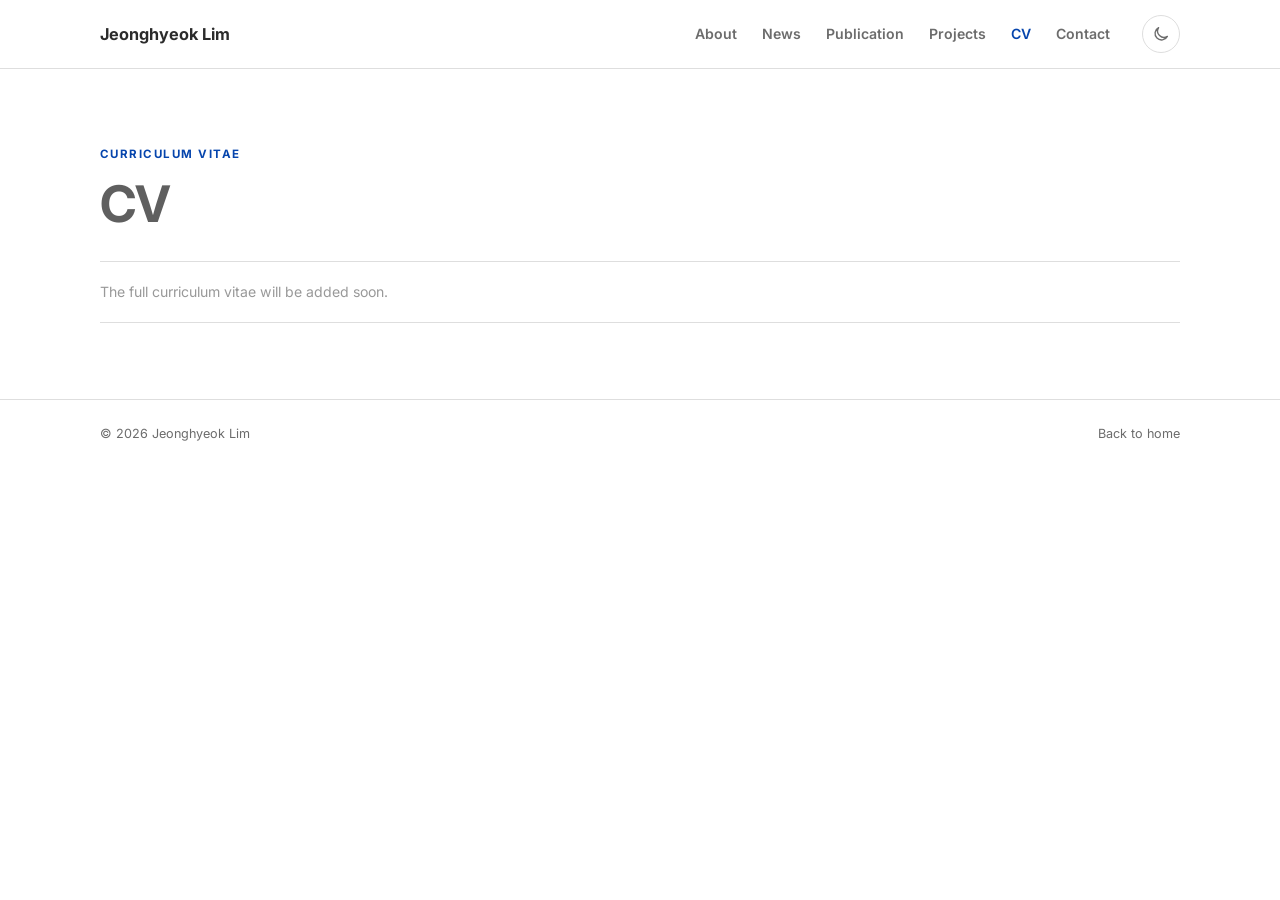
<file: cv.html>
<!DOCTYPE html>
<html lang="en">
<head>
  <meta charset="UTF-8" />
  <meta name="viewport" content="width=device-width, initial-scale=1.0" />
  <meta name="description" content="Curriculum Vitae of Jeonghyeok Lim" />
  <title>CV | Jeonghyeok Lim</title>
  <script>
    document.documentElement.dataset.theme = localStorage.getItem('theme') ||
      (window.matchMedia('(prefers-color-scheme: dark)').matches ? 'dark' : 'light');
  </script>
  <link rel="preconnect" href="https://fonts.googleapis.com" />
  <link rel="preconnect" href="https://fonts.gstatic.com" crossorigin />
  <link href="https://fonts.googleapis.com/css2?family=Inter:wght@400;500;600;700&family=Source+Serif+4:wght@600;700&display=swap" rel="stylesheet" />
  <link rel="stylesheet" href="assets/styles.css" />
  <link rel="stylesheet" href="assets/theme.css" />
  <script defer src="assets/script.js"></script>
</head>
<body>
  <header class="site-header">
    <div class="header-inner">
      <a class="site-name" href="index.html">Jeonghyeok Lim</a>
      <button class="menu-toggle" aria-label="Toggle navigation" aria-expanded="false">Menu</button>
      <nav class="site-nav" aria-label="Primary navigation">
        <a href="index.html#about">About</a>
        <a href="index.html#news">News</a>
        <a href="index.html#publications">Publication</a>
        <a href="index.html#projects">Projects</a>
        <a class="active" href="cv.html" data-cv-link="true">CV</a>
        <a href="index.html#contact">Contact</a>
      </nav>
      <button class="theme-toggle" type="button" aria-label="Switch to dark mode" title="Toggle light and dark mode">
        <svg class="moon-icon" viewBox="0 0 24 24" aria-hidden="true">
          <path d="M20.5 15.2A8.5 8.5 0 0 1 8.8 3.5 8.7 8.7 0 1 0 20.5 15.2Z" />
        </svg>
        <svg class="sun-icon" viewBox="0 0 24 24" aria-hidden="true">
          <circle cx="12" cy="12" r="4" />
          <path d="M12 2v2M12 20v2M4.9 4.9l1.4 1.4M17.7 17.7l1.4 1.4M2 12h2M20 12h2M4.9 19.1l1.4-1.4M17.7 6.3l1.4-1.4" />
        </svg>
      </button>
    </div>
  </header>

  <main>
    <section id="cv" class="section container">
      <div class="section-title compact-title">
        <p class="label">CURRICULUM VITAE</p>
        <h2>CV</h2>
      </div>
      <div class="empty-state">
        The full curriculum vitae will be added soon.
      </div>
    </section>
  </main>

  <footer>
    <div class="container footer-inner">
      <span>© <span id="year"></span> Jeonghyeok Lim</span>
      <a href="index.html">Back to home</a>
    </div>
  </footer>
</body>
</html>
</file>
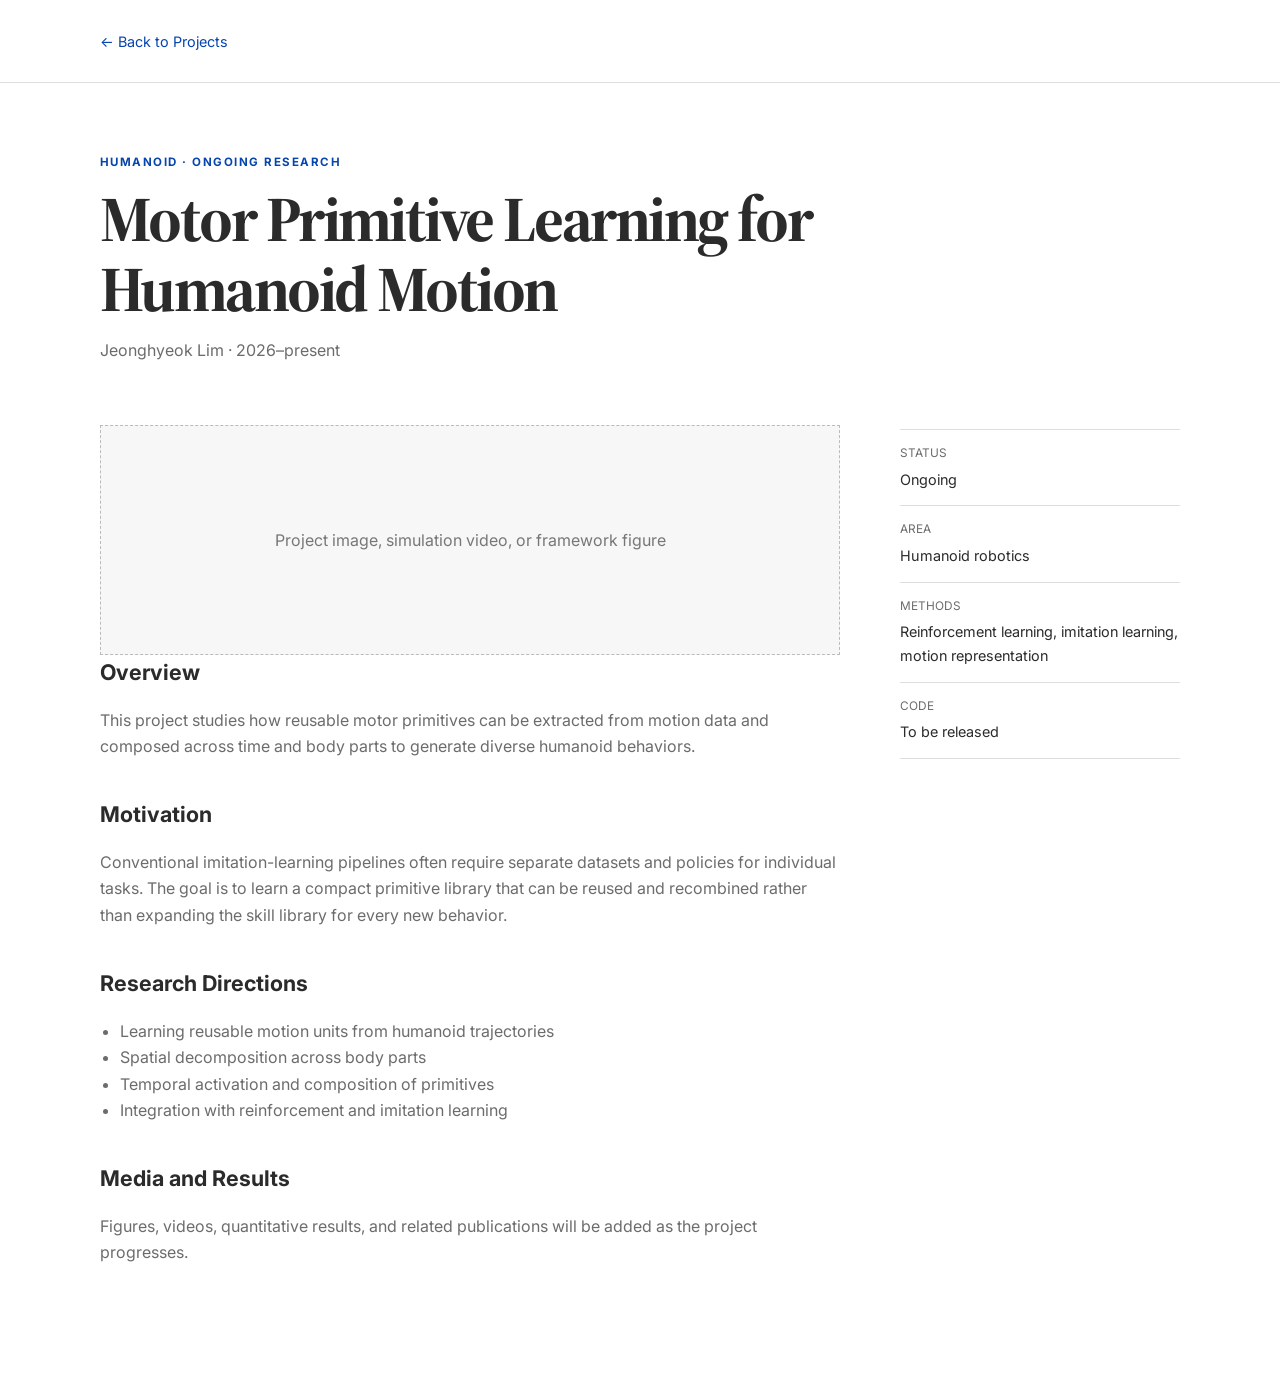
<file: projects/humanoid-motor-primitives.html>
<!DOCTYPE html>
<html lang="en">
<head>
  <meta charset="UTF-8" />
  <meta name="viewport" content="width=device-width, initial-scale=1.0" />
  <meta name="description" content="Motor Primitive Learning for Humanoid Motion — Jeonghyeok Lim" />
  <title>Motor Primitive Learning for Humanoid Motion | Jeonghyeok Lim</title>
  <link rel="preconnect" href="https://fonts.googleapis.com" />
  <link rel="preconnect" href="https://fonts.gstatic.com" crossorigin />
  <link href="https://fonts.googleapis.com/css2?family=Inter:wght@400;500;600;700&family=Source+Serif+4:wght@600;700&display=swap" rel="stylesheet" />
  <link rel="stylesheet" href="../assets/styles.css" />
</head>
<body class="detail-page">
  <header class="detail-header">
    <div class="container"><a href="../index.html#projects">← Back to Projects</a></div>
  </header>

  <main>
    <section class="detail-hero container">
      <p class="label">HUMANOID · ONGOING RESEARCH</p>
      <h1>Motor Primitive Learning for Humanoid Motion</h1>
      <p class="detail-meta">Jeonghyeok Lim · 2026–present</p>
    </section>

    <section class="detail-layout container">
      <div>
        <div class="detail-media">Project image, simulation video, or framework figure</div>

        <section class="detail-section">
          <h2>Overview</h2>
          <p>
            This project studies how reusable motor primitives can be extracted from motion data and
            composed across time and body parts to generate diverse humanoid behaviors.
          </p>
        </section>

        <section class="detail-section">
          <h2>Motivation</h2>
          <p>
            Conventional imitation-learning pipelines often require separate datasets and policies for
            individual tasks. The goal is to learn a compact primitive library that can be reused and
            recombined rather than expanding the skill library for every new behavior.
          </p>
        </section>

        <section class="detail-section">
          <h2>Research Directions</h2>
          <ul>
            <li>Learning reusable motion units from humanoid trajectories</li>
            <li>Spatial decomposition across body parts</li>
            <li>Temporal activation and composition of primitives</li>
            <li>Integration with reinforcement and imitation learning</li>
          </ul>
        </section>

        <section class="detail-section">
          <h2>Media and Results</h2>
          <p>Figures, videos, quantitative results, and related publications will be added as the project progresses.</p>
        </section>
      </div>

      <aside class="detail-aside">
        <dl>
          <div><dt>Status</dt><dd>Ongoing</dd></div>
          <div><dt>Area</dt><dd>Humanoid robotics</dd></div>
          <div><dt>Methods</dt><dd>Reinforcement learning, imitation learning, motion representation</dd></div>
          <div><dt>Code</dt><dd>To be released</dd></div>
        </dl>
      </aside>
    </section>
  </main>
</body>
</html>
</file>
<file: assets/styles.css>
:root {
  --bg: #ffffff;
  --surface: #f7f7f7;
  --text: #2b2b2b;
  --muted: #6c6c6c;
  --line: #dedede;
  --accent: #0645ad;
  --accent-dark: #083b8a;
  --soft-blue: #eef4fb;
  --max-width: 1080px;
}

* { box-sizing: border-box; }
html { scroll-behavior: smooth; }
body {
  margin: 0;
  color: var(--text);
  background: var(--bg);
  font-family: Inter, system-ui, -apple-system, BlinkMacSystemFont, "Segoe UI", sans-serif;
  font-size: 16px;
  line-height: 1.65;
}

a { color: inherit; text-decoration: none; }
a:hover { color: var(--accent); }
img { display: block; max-width: 100%; }
strong { font-weight: 700; }

.container {
  width: min(var(--max-width), calc(100% - 48px));
  margin-inline: auto;
}

.site-header {
  position: sticky;
  top: 0;
  z-index: 20;
  background: rgba(255,255,255,.97);
  border-bottom: 1px solid var(--line);
}

.header-inner {
  width: min(var(--max-width), calc(100% - 48px));
  min-height: 68px;
  margin-inline: auto;
  display: flex;
  align-items: center;
  gap: 32px;
}

.site-name {
  margin-right: auto;
  color: var(--text);
  font-size: 1.02rem;
  font-weight: 700;
}

.site-nav {
  display: flex;
  align-items: center;
  gap: 25px;
}

.site-nav a {
  color: var(--muted);
  font-size: .88rem;
  font-weight: 600;
}

.site-nav a:hover,
.site-nav a.active { color: var(--accent); }

.menu-toggle {
  display: none;
  padding: 7px 10px;
  color: var(--text);
  border: 1px solid var(--line);
  border-radius: 4px;
  background: #fff;
  font: inherit;
  font-size: .82rem;
}

.intro {
  display: grid;
  grid-template-columns: minmax(0,1fr) 250px;
  align-items: center;
  gap: 76px;
  min-height: 520px;
  padding-block: 76px;
}

.label {
  margin: 0 0 12px;
  color: var(--accent);
  font-size: .72rem;
  font-weight: 700;
  letter-spacing: .13em;
}

.intro h1 {
  margin: 0;
  font-family: "Source Serif 4", Georgia, serif;
  font-size: clamp(3rem, 7vw, 5rem);
  line-height: 1.04;
  letter-spacing: -.045em;
}

.position {
  margin: 10px 0 0;
  color: var(--accent);
  font-size: 1.08rem;
  font-weight: 600;
}

.summary {
  max-width: 690px;
  margin: 24px 0 0;
  color: var(--muted);
  font-size: 1.04rem;
}

.intro-links {
  display: flex;
  flex-wrap: wrap;
  gap: 10px;
  margin-top: 28px;
}

.button {
  display: inline-flex;
  align-items: center;
  justify-content: center;
  min-height: 41px;
  padding: 0 15px;
  border: 1px solid var(--line);
  border-radius: 4px;
  font-size: .86rem;
  font-weight: 600;
}

.button.primary {
  color: #fff;
  border-color: var(--accent);
  background: var(--accent);
}

.button.primary:hover {
  color: #fff;
  background: var(--accent-dark);
}

.button.secondary { background: #fff; }

.profile-image {
  width: 250px;
  height: 310px;
  object-fit: cover;
  object-position: center 28%;
  border: 1px solid var(--line);
  border-radius: 4px;
  background: #fff;
}

.section {
  padding-block: 76px;
  scroll-margin-top: 68px;
}

.section-muted {
  background: var(--surface);
  border-top: 1px solid var(--line);
  border-bottom: 1px solid var(--line);
}

.section-title { margin-bottom: 34px; }
.section-title h2 {
  margin: 0;
  color: #5f5f5f;
  font-family: Inter, sans-serif;
  font-size: clamp(2rem, 4vw, 3.15rem);
  line-height: 1.1;
  letter-spacing: -.035em;
}

.compact-title { margin-bottom: 30px; }

.two-column {
  display: grid;
  grid-template-columns: minmax(0,1.35fr) minmax(300px,.85fr);
  gap: 66px;
  align-items: start;
}

.prose p { margin: 0 0 18px; }

.profile-list {
  margin: 0;
  padding: 0;
  border-top: 1px solid var(--line);
}

.profile-list > div {
  padding: 15px 0;
  border-bottom: 1px solid var(--line);
}

.profile-list dt {
  margin-bottom: 4px;
  color: var(--accent);
  font-size: .75rem;
  font-weight: 700;
  letter-spacing: .05em;
  text-transform: uppercase;
}

.profile-list dd {
  margin: 0;
  color: var(--muted);
  font-size: .92rem;
}

.news-list { border-top: 1px solid var(--line); }
.news-item {
  display: grid;
  grid-template-columns: 145px minmax(0,1fr);
  gap: 28px;
  padding: 22px 0;
  border-bottom: 1px solid var(--line);
}
.news-item time {
  color: var(--muted);
  font-size: .9rem;
}
.news-item p { margin: 0; }
.news-item a { color: var(--accent); }
.news-authors {
  margin-top: 6px !important;
  color: var(--muted);
  font-size: .88rem;
}
.author-note {
  margin: 11px 0 0;
  color: var(--muted);
  font-size: .76rem;
}

.publication-group { margin-top: 42px; }
.publication-group > h3 {
  margin: 0 0 18px;
  font-size: 1.22rem;
}
.empty-state {
  padding: 18px 0;
  color: #999;
  border-top: 1px solid var(--line);
  border-bottom: 1px solid var(--line);
  font-size: .88rem;
}

.publication-card {
  display: grid;
  grid-template-columns: 250px minmax(0,1fr);
  gap: 34px;
  padding: 24px;
  border: 1px solid var(--line);
  background: #fff;
}

.publication-media {
  min-height: 175px;
  display: flex;
  flex-direction: column;
  align-items: center;
  justify-content: center;
  gap: 8px;
  color: #fff;
  text-align: center;
  border-radius: 2px;
}
.publication-media span {
  font-size: 2.35rem;
  font-weight: 700;
  letter-spacing: .04em;
}
.publication-media small { opacity: .82; }
.media-msc { background: linear-gradient(135deg,#374d69,#70859c); }
.media-adp { background: linear-gradient(135deg,#5a476f,#937cad); }

.publication-content h4 {
  margin: 0 0 8px;
  color: #555;
  font-size: 1.19rem;
  line-height: 1.4;
  font-weight: 500;
}
.authors,
.venue,
.preprint-line {
  margin: 4px 0;
  color: var(--muted);
}
.venue,
.preprint-line { font-size: .93rem; }

.publication-links {
  display: flex;
  flex-wrap: wrap;
  align-items: flex-start;
  gap: 8px;
  margin-top: 12px;
  color: var(--accent);
  font-size: .88rem;
}
.publication-links a,
.abstract-toggle summary { cursor: pointer; }
.disabled-link { color: #aaa; }
.abstract-toggle { display: inline; }
.abstract-toggle summary {
  list-style: none;
  display: inline;
}
.abstract-toggle summary::-webkit-details-marker { display: none; }
.abstract-toggle[open] {
  flex-basis: 100%;
  order: 2;
  padding: 10px 12px;
  color: var(--muted);
  border-left: 3px solid var(--accent);
  background: var(--soft-blue);
}
.abstract-toggle[open] summary {
  color: var(--accent);
  font-weight: 600;
}
.abstract-toggle p {
  margin: 8px 0 0;
  color: var(--muted);
  line-height: 1.6;
}

.project-category + .project-category { margin-top: 46px; }
.project-category > h3 {
  margin: 0 0 18px;
  color: #686868;
  font-size: 1.45rem;
  font-weight: 500;
}
.project-grid {
  display: grid;
  grid-template-columns: repeat(2,minmax(0,1fr));
  gap: 20px;
}
.project-card {
  overflow: hidden;
  color: inherit;
  border: 1px solid var(--line);
  border-radius: 6px;
  background: #fff;
  transition: transform .18s ease, box-shadow .18s ease;
}
.project-card:hover {
  color: inherit;
  transform: translateY(-3px);
  box-shadow: 0 10px 24px rgba(0,0,0,.08);
}
.project-cover {
  min-height: 190px;
  display: flex;
  align-items: center;
  justify-content: center;
  color: #fff;
}
.project-cover span {
  font-size: 2.7rem;
  font-weight: 700;
  letter-spacing: .04em;
}
.cover-humanoid { background: linear-gradient(135deg,#304b67,#7892aa); }
.cover-amr { background: linear-gradient(135deg,#485b43,#8aa17e); }
.project-copy { padding: 20px; }
.project-copy h4 {
  margin: 0 0 8px;
  color: var(--accent);
  font-size: 1.1rem;
  line-height: 1.4;
}
.project-copy p {
  margin: 0;
  color: var(--muted);
  font-size: .92rem;
}
.tags {
  display: flex;
  flex-wrap: wrap;
  gap: 7px;
  margin-top: 15px;
}
.tags span {
  padding: 3px 7px;
  color: #777;
  border-radius: 3px;
  background: #ececec;
  font-size: .7rem;
}
.project-copy small {
  display: block;
  margin-top: 14px;
  color: #8a8a8a;
}

.contact > p { max-width: 700px; color: var(--muted); }
.text-link { color: var(--accent); font-weight: 600; }
.social-links {
  display: flex;
  flex-wrap: wrap;
  gap: 18px;
  align-items: center;
  padding-top: 6px;
}
.social-button {
  width: 64px;
  height: 64px;
  display: inline-flex;
  align-items: center;
  justify-content: center;
  color: #fff;
  border-radius: 12px;
  background: #666;
  transition: transform .16s ease, background .16s ease;
}
.social-button:hover {
  color: #fff;
  background: #4f4f4f;
  transform: translateY(-2px);
}
.social-button svg {
  width: 38px;
  height: 38px;
  fill: currentColor;
}

footer { border-top: 1px solid var(--line); }
.footer-inner {
  display: flex;
  justify-content: space-between;
  gap: 20px;
  padding-block: 24px 34px;
  color: var(--muted);
  font-size: .79rem;
}

.detail-page { background: #fff; }
.detail-header {
  padding: 28px 0;
  border-bottom: 1px solid var(--line);
}
.detail-header a { color: var(--accent); font-size: .9rem; }
.detail-hero { padding: 70px 0 46px; }
.detail-hero h1 {
  max-width: 820px;
  margin: 0;
  font-family: "Source Serif 4", Georgia, serif;
  font-size: clamp(2.4rem,5vw,4.2rem);
  line-height: 1.08;
  letter-spacing: -.04em;
}
.detail-meta { margin-top: 14px; color: var(--muted); }
.detail-layout {
  display: grid;
  grid-template-columns: minmax(0,1fr) 280px;
  gap: 60px;
  padding-bottom: 80px;
}
.detail-section { margin-bottom: 38px; }
.detail-section h2 { margin: 0 0 12px; font-size: 1.35rem; }
.detail-section p,
.detail-section li { color: var(--muted); }
.detail-section ul { padding-left: 20px; }
.detail-media {
  min-height: 230px;
  display: flex;
  align-items: center;
  justify-content: center;
  color: #777;
  border: 1px dashed #bbb;
  background: var(--surface);
}
.detail-aside { padding-top: 4px; }
.detail-aside dl { margin: 0; border-top: 1px solid var(--line); }
.detail-aside div { padding: 14px 0; border-bottom: 1px solid var(--line); }
.detail-aside dt { color: var(--muted); font-size: .74rem; text-transform: uppercase; }
.detail-aside dd { margin: 4px 0 0; font-size: .9rem; }

@media (max-width: 800px) {
  .header-inner { width: min(100% - 32px,var(--max-width)); min-height: 62px; }
  .menu-toggle { display: inline-flex; }
  .site-nav {
    display: none;
    position: absolute;
    top: 62px;
    left: 0;
    right: 0;
    flex-direction: column;
    align-items: flex-start;
    gap: 0;
    padding: 10px 16px;
    background: #fff;
    border-bottom: 1px solid var(--line);
  }
  .site-nav.open { display: flex; }
  .site-nav a { width: 100%; padding: 10px 0; }
  .container { width: min(100% - 32px,var(--max-width)); }
  .intro { grid-template-columns: 1fr; gap: 34px; min-height: 0; padding-block: 56px; }
  .profile-wrap { order: -1; }
  .profile-image { width: 170px; height: 210px; }
  .section { padding-block: 56px; }
  .two-column,
  .publication-card,
  .detail-layout { grid-template-columns: 1fr; }
  .two-column { gap: 34px; }
  .news-item { grid-template-columns: 1fr; gap: 7px; }
  .publication-card { gap: 22px; padding: 18px; }
  .publication-media { min-height: 155px; }
  .project-grid { grid-template-columns: 1fr; }
  .detail-layout { gap: 24px; }
  .social-button { width: 58px; height: 58px; }
  .social-button svg { width: 34px; height: 34px; }
  .footer-inner { flex-direction: column; gap: 5px; }
}
</file>
<file: assets/theme.css>
.inline-link {
  color: var(--accent);
  font-weight: 600;
}

.education-date {
  margin-left: .25rem;
  color: var(--muted);
  font-size: .8rem;
  white-space: nowrap;
}

.theme-toggle {
  width: 38px;
  height: 38px;
  flex: 0 0 auto;
  display: inline-flex;
  align-items: center;
  justify-content: center;
  color: var(--muted);
  border: 1px solid var(--line);
  border-radius: 50%;
  background: var(--bg);
  cursor: pointer;
  transition: color .16s ease, border-color .16s ease, background .16s ease;
}

.theme-toggle:hover {
  color: var(--accent);
  border-color: var(--accent);
}

.theme-toggle svg {
  width: 18px;
  height: 18px;
  fill: none;
  stroke: currentColor;
  stroke-width: 1.8;
  stroke-linecap: round;
  stroke-linejoin: round;
}

.sun-icon { display: none; }
html[data-theme="dark"] .moon-icon { display: none; }
html[data-theme="dark"] .sun-icon { display: block; }

.publication-card {
  grid-template-columns: 330px minmax(0, 1fr);
}

.publication-figure {
  min-height: 170px;
  padding: 0;
  overflow: hidden;
  color: var(--muted);
  border: 1px solid var(--line);
  background: #fff;
}

.publication-figure-img {
  width: 100%;
  height: 100%;
  min-height: 170px;
  object-fit: contain;
  background: #fff;
}

.publication-figure.is-loaded .media-loading {
  display: none;
}

.media-loading {
  padding: 12px;
  font-size: .82rem;
  font-weight: 600;
}

html[data-theme="dark"] {
  color-scheme: dark;
  --bg: #101317;
  --surface: #171b20;
  --text: #e8ebef;
  --muted: #aab2bd;
  --line: #30363d;
  --accent: #82b7ff;
  --accent-dark: #5d9eef;
  --soft-blue: #1a2737;
}

html[data-theme="dark"] body,
html[data-theme="dark"] .detail-page {
  background: var(--bg);
}

html[data-theme="dark"] .site-header {
  background: rgba(16, 19, 23, .96);
}

html[data-theme="dark"] .button.secondary,
html[data-theme="dark"] .publication-card,
html[data-theme="dark"] .project-card,
html[data-theme="dark"] .site-nav,
html[data-theme="dark"] .profile-image {
  background: #15191e;
}

html[data-theme="dark"] .section-title h2,
html[data-theme="dark"] .publication-content h4,
html[data-theme="dark"] .project-category > h3 {
  color: #d8dde4;
}

html[data-theme="dark"] .tags span {
  color: #c7cdd5;
  background: #272d34;
}

html[data-theme="dark"] .empty-state,
html[data-theme="dark"] .project-copy small,
html[data-theme="dark"] .disabled-link {
  color: #7f8995;
}

html[data-theme="dark"] .social-button {
  background: #454b53;
}

html[data-theme="dark"] .social-button:hover {
  background: #5a626c;
}

html[data-theme="dark"] .detail-media {
  color: #9da6b1;
  border-color: #48505a;
}

@media (max-width: 800px) {
  .theme-toggle {
    margin-left: auto;
  }

  .publication-card {
    grid-template-columns: 1fr;
  }

  .publication-figure-img {
    min-height: 0;
  }

  html[data-theme="dark"] .site-nav {
    background: #15191e;
  }
}
</file>
